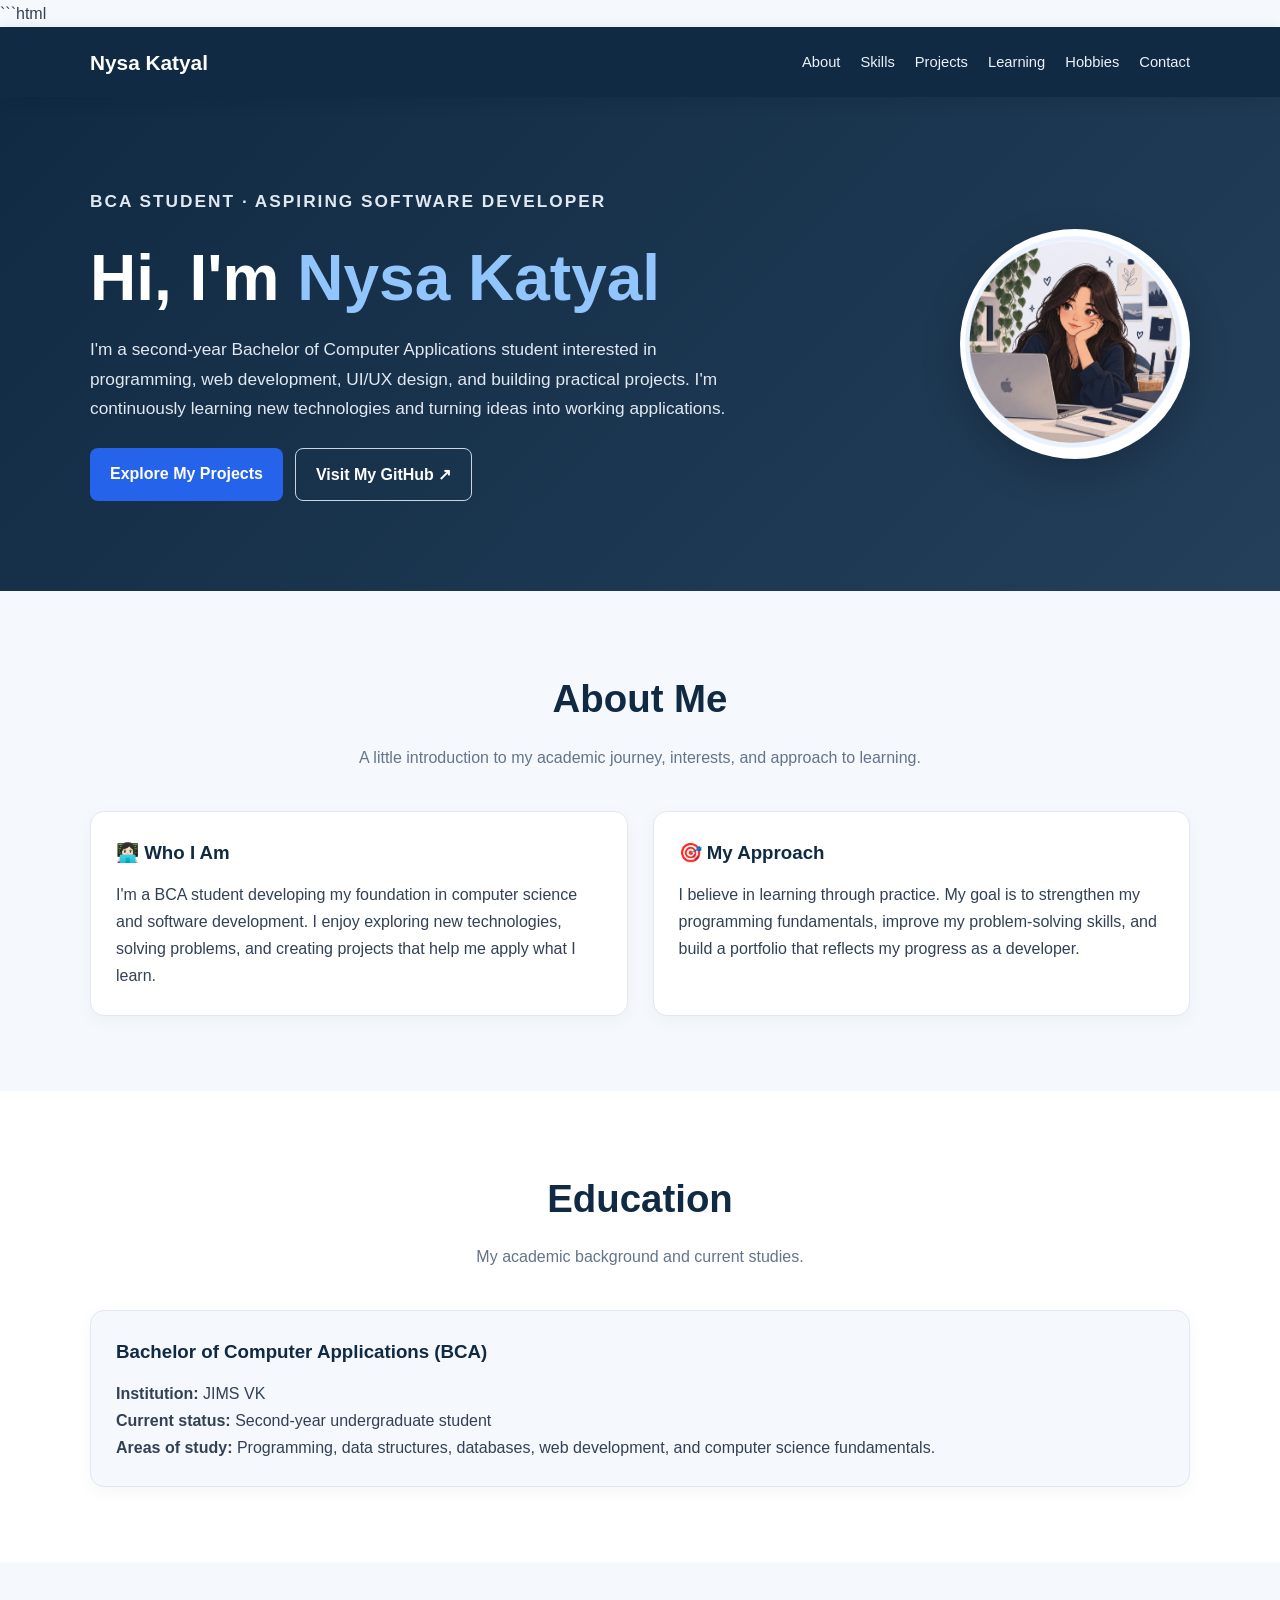
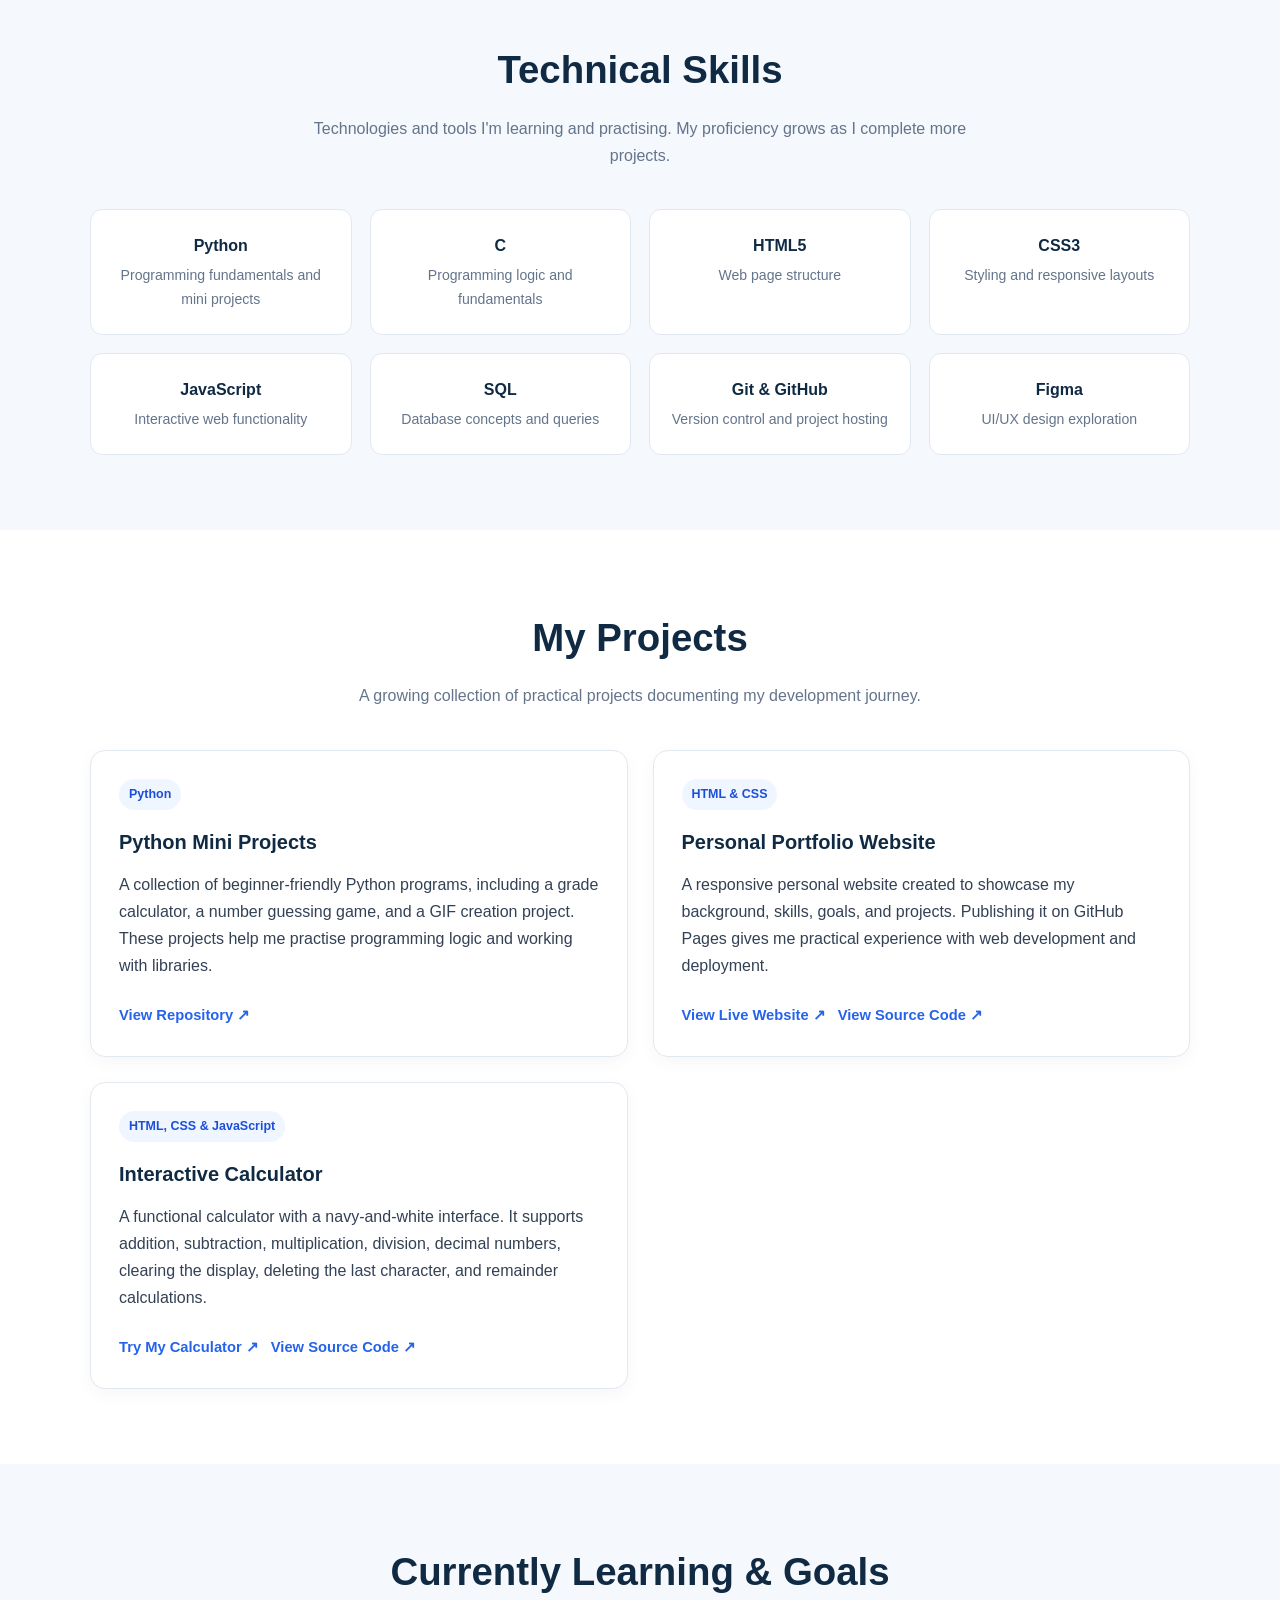
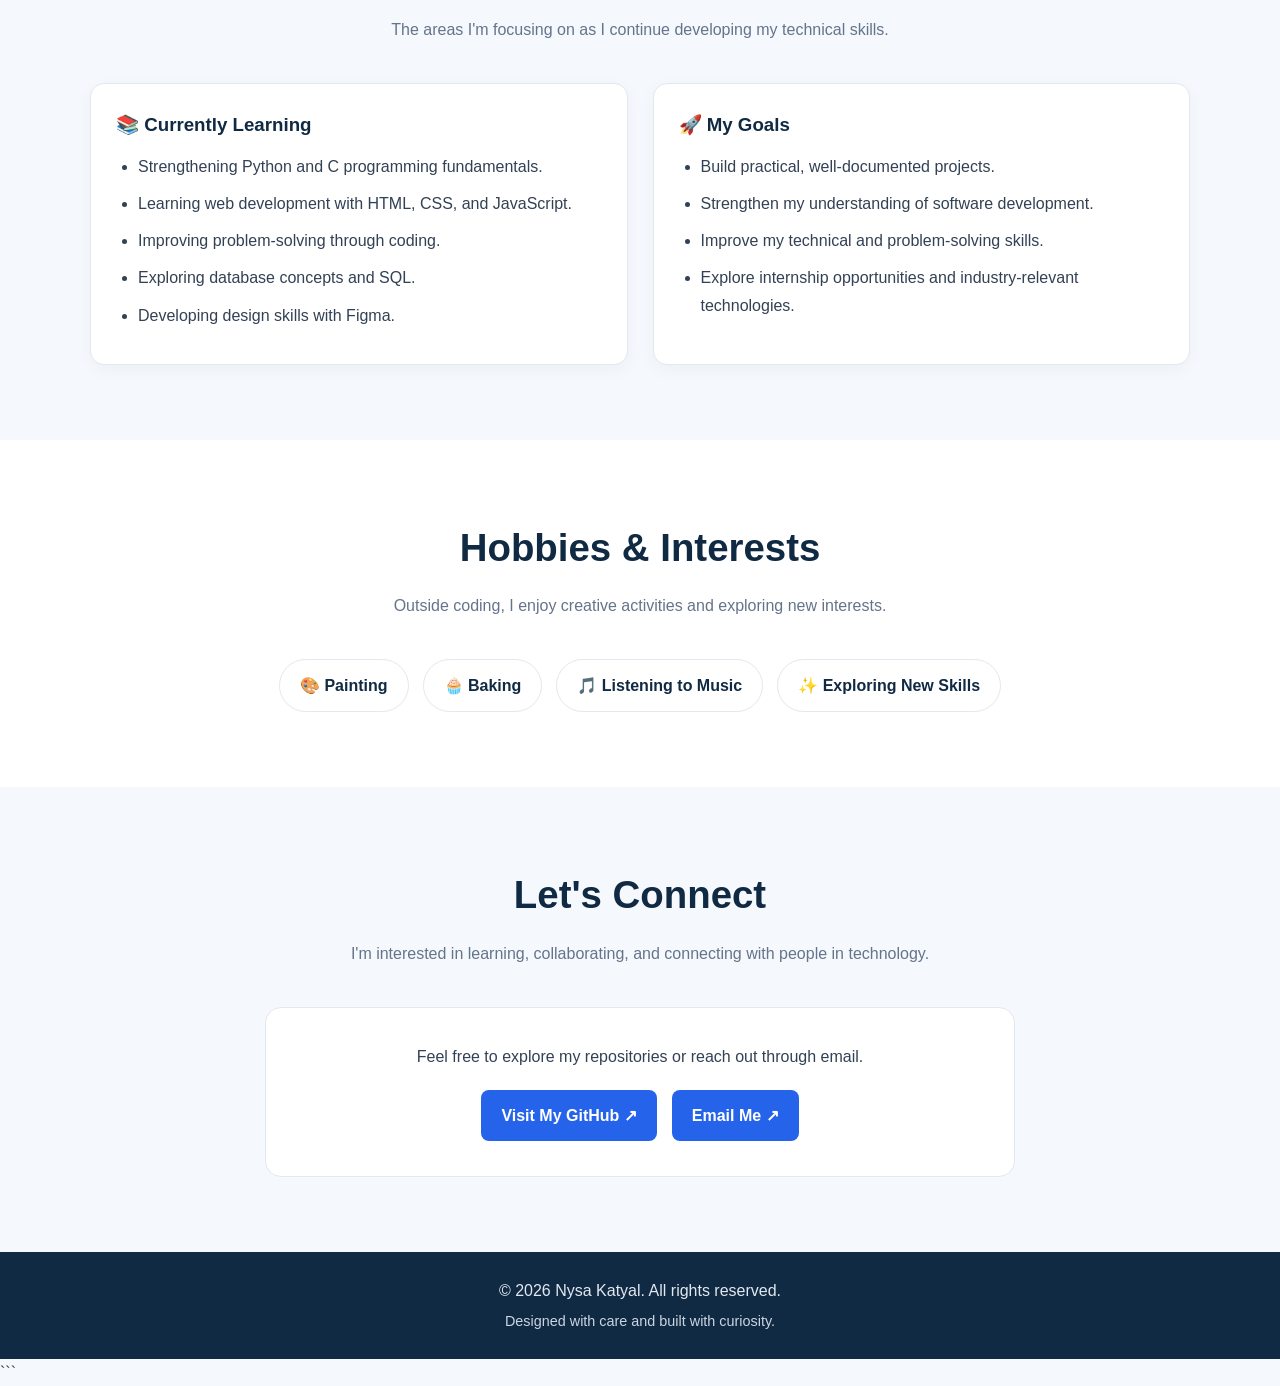
<file: index.html>
```html
<!DOCTYPE html>
<html lang="en">
<head>
    <meta charset="UTF-8">
    <meta name="viewport" content="width=device-width, initial-scale=1.0">

    <meta name="description" content="Nysa Katyal's personal portfolio showcasing her BCA journey, programming skills, web development projects, and learning progress.">

    <title>Nysa Katyal | Aspiring Software Developer</title>

    <style>
        :root {
            --navy: #102a43;
            --navy-light: #243f5a;
            --blue: #2563eb;
            --blue-light: #eff6ff;
            --white: #ffffff;
            --background: #f5f8fc;
            --text: #334155;
            --muted: #64748b;
            --border: #e2e8f0;
        }

        * {
            margin: 0;
            padding: 0;
            box-sizing: border-box;
        }

        html {
            scroll-behavior: smooth;
            scroll-padding-top: 90px;
        }

        body {
            font-family: Arial, Helvetica, sans-serif;
            background: var(--background);
            color: var(--text);
            line-height: 1.7;
        }

        a {
            color: var(--blue);
            text-decoration: none;
        }

        a:hover {
            text-decoration: underline;
        }

        .container {
            width: min(1100px, 90%);
            margin: 0 auto;
        }

        /* Navigation */

        header {
            background: var(--navy);
            color: var(--white);
            position: sticky;
            top: 0;
            z-index: 100;
            box-shadow: 0 4px 15px rgba(15, 23, 42, 0.12);
        }

        nav {
            min-height: 70px;
            display: flex;
            align-items: center;
            justify-content: space-between;
            gap: 20px;
        }

        .logo {
            color: var(--white);
            font-size: 1.3rem;
            font-weight: bold;
            white-space: nowrap;
        }

        .nav-links {
            display: flex;
            align-items: center;
            justify-content: flex-end;
            flex-wrap: wrap;
            gap: 20px;
        }

        .nav-links a {
            color: #eaf1f8;
            font-size: 0.92rem;
        }

        /* Hero */

        .hero {
            background: linear-gradient(
                135deg,
                var(--navy),
                var(--navy-light)
            );
            color: var(--white);
            padding: 90px 0;
        }

        .hero-content {
            display: flex;
            align-items: center;
            justify-content: space-between;
            gap: 50px;
        }

        .hero-text {
            flex: 1;
        }

        .eyebrow {
            color: #bfdbfe;
            font-size: 0.9rem;
            font-weight: bold;
            letter-spacing: 2px;
            text-transform: uppercase;
            margin-bottom: 15px;
        }

        .hero h1 {
            font-size: clamp(2.5rem, 6vw, 4rem);
            line-height: 1.15;
            margin-bottom: 20px;
        }

        .hero h1 span {
            color: #93c5fd;
        }

        .hero p {
            color: #e2e8f0;
            max-width: 650px;
            margin-bottom: 25px;
            font-size: 1.08rem;
        }

        .hero-image {
            width: 230px;
            height: 230px;
            object-fit: cover;
            border-radius: 50%;
            border: 5px solid rgba(255, 255, 255, 0.8);
            background: var(--white);
            box-shadow: 0 15px 40px rgba(0, 0, 0, 0.2);
        }

        .button-group {
            display: flex;
            flex-wrap: wrap;
            gap: 12px;
            margin-top: 25px;
        }

        .button {
            display: inline-block;
            padding: 12px 20px;
            border-radius: 8px;
            background: var(--blue);
            color: var(--white);
            font-weight: bold;
            transition: transform 0.2s, background 0.2s;
        }

        .button:hover {
            background: #1d4ed8;
            text-decoration: none;
            transform: translateY(-2px);
        }

        .button-outline {
            background: transparent;
            border: 1px solid #cbd5e1;
            color: var(--white);
        }

        .button-outline:hover {
            background: rgba(255, 255, 255, 0.1);
        }

        /* General sections */

        section {
            padding: 75px 0;
        }

        .section-heading {
            color: var(--navy);
            text-align: center;
            font-size: clamp(1.8rem, 4vw, 2.4rem);
            margin-bottom: 12px;
        }

        .section-intro {
            color: var(--muted);
            text-align: center;
            max-width: 700px;
            margin: 0 auto 40px;
        }

        .section-alt {
            background: var(--white);
        }

        /* About */

        .about-grid {
            display: grid;
            grid-template-columns: repeat(2, minmax(0, 1fr));
            gap: 25px;
        }

        .card {
            background: var(--white);
            border: 1px solid var(--border);
            border-radius: 14px;
            padding: 25px;
            box-shadow: 0 5px 18px rgba(15, 23, 42, 0.04);
        }

        .section-alt .card {
            background: var(--background);
        }

        .card h3 {
            color: var(--navy);
            margin-bottom: 12px;
        }

        /* Skills */

        .skills-grid {
            display: grid;
            grid-template-columns: repeat(4, minmax(0, 1fr));
            gap: 18px;
        }

        .skill-card {
            padding: 22px 15px;
            text-align: center;
            border-radius: 12px;
            background: var(--white);
            border: 1px solid var(--border);
            transition: transform 0.2s, box-shadow 0.2s;
        }

        .skill-card:hover {
            transform: translateY(-4px);
            box-shadow: 0 8px 22px rgba(15, 23, 42, 0.08);
        }

        .skill-card h3 {
            color: var(--navy);
            font-size: 1rem;
            margin-bottom: 5px;
        }

        .skill-card p {
            color: var(--muted);
            font-size: 0.88rem;
        }

        /* Projects */

        .projects-grid {
            display: grid;
            grid-template-columns: repeat(2, minmax(0, 1fr));
            gap: 25px;
        }

        .project-card {
            display: flex;
            flex-direction: column;
            align-items: flex-start;
            background: var(--white);
            border: 1px solid var(--border);
            border-radius: 15px;
            padding: 28px;
            box-shadow: 0 5px 18px rgba(15, 23, 42, 0.04);
            transition: transform 0.2s, box-shadow 0.2s;
        }

        .project-card:hover {
            transform: translateY(-4px);
            box-shadow: 0 12px 28px rgba(15, 23, 42, 0.08);
        }

        .project-tag {
            display: inline-block;
            background: var(--blue-light);
            color: #1d4ed8;
            padding: 5px 10px;
            border-radius: 20px;
            font-size: 0.78rem;
            font-weight: bold;
            margin-bottom: 15px;
        }

        .project-card h3 {
            color: var(--navy);
            font-size: 1.25rem;
            margin-bottom: 12px;
        }

        .project-card p {
            margin-bottom: 18px;
        }

        .project-links {
            display: flex;
            flex-wrap: wrap;
            gap: 12px;
            margin-top: auto;
            padding-top: 5px;
        }

        .project-link {
            display: inline-block;
            font-weight: bold;
            font-size: 0.92rem;
        }

        /* Learning and goals */

        .list-card ul {
            padding-left: 22px;
        }

        .list-card li {
            margin-bottom: 10px;
        }

        /* Hobbies */

        .hobby-list {
            display: flex;
            justify-content: center;
            flex-wrap: wrap;
            gap: 14px;
        }

        .hobby {
            background: var(--white);
            border: 1px solid var(--border);
            border-radius: 30px;
            padding: 12px 20px;
            color: var(--navy);
            font-weight: bold;
        }

        /* Contact */

        .contact-box {
            max-width: 750px;
            margin: 0 auto;
            text-align: center;
            background: var(--white);
            border: 1px solid var(--border);
            border-radius: 16px;
            padding: 35px;
        }

        .contact-box p {
            margin-bottom: 20px;
        }

        .contact-links {
            display: flex;
            justify-content: center;
            flex-wrap: wrap;
            gap: 15px;
        }

        /* Footer */

        footer {
            background: var(--navy);
            color: #e2e8f0;
            text-align: center;
            padding: 25px 0;
        }

        footer p + p {
            margin-top: 5px;
            color: #cbd5e1;
            font-size: 0.9rem;
        }

        /* Responsive layout */

        @media (max-width: 800px) {
            nav {
                padding: 15px 0;
                align-items: flex-start;
                flex-direction: column;
            }

            .nav-links {
                justify-content: flex-start;
                gap: 12px 18px;
            }

            .hero {
                padding: 65px 0;
            }

            .hero-content {
                flex-direction: column-reverse;
                text-align: center;
                gap: 30px;
            }

            .hero-image {
                width: 180px;
                height: 180px;
            }

            .button-group {
                justify-content: center;
            }

            .skills-grid {
                grid-template-columns: repeat(2, minmax(0, 1fr));
            }
        }

        @media (max-width: 560px) {
            section {
                padding: 55px 0;
            }

            .about-grid,
            .projects-grid {
                grid-template-columns: 1fr;
            }

            .contact-box {
                padding: 25px 18px;
            }

            .hero h1 {
                font-size: 2.5rem;
            }
        }
    </style>
</head>

<body>

    <!-- Navigation -->
    <header>
        <nav class="container">
            <a class="logo" href="#home">Nysa Katyal</a>

            <div class="nav-links">
                <a href="#about">About</a>
                <a href="#skills">Skills</a>
                <a href="#projects">Projects</a>
                <a href="#learning">Learning</a>
                <a href="#hobbies">Hobbies</a>
                <a href="#contact">Contact</a>
            </div>
        </nav>
    </header>

    <main>

        <!-- Hero -->
        <section class="hero" id="home">
            <div class="container hero-content">

                <div class="hero-text">
                    <p class="eyebrow">BCA Student · Aspiring Software Developer</p>

                    <h1>
                        Hi, I'm <span>Nysa Katyal</span>
                    </h1>

                    <p>
                        I'm a second-year Bachelor of Computer Applications
                        student interested in programming, web development,
                        UI/UX design, and building practical projects.
                        I'm continuously learning new technologies and
                        turning ideas into working applications.
                    </p>

                    <div class="button-group">
                        <a class="button" href="#projects">
                            Explore My Projects
                        </a>

                        <a class="button button-outline"
                           href="https://github.com/nysakatyal-dotcom"
                           target="_blank"
                           rel="noopener noreferrer">
                            Visit My GitHub ↗
                        </a>
                    </div>
                </div>

                <img
                    class="hero-image"
                    src="avatar.png"
                    alt="Illustrated avatar for Nysa Katyal"
                    onerror="this.style.display='none'"
                >

            </div>
        </section>

        <!-- About -->
        <section id="about">
            <div class="container">
                <h2 class="section-heading">About Me</h2>

                <p class="section-intro">
                    A little introduction to my academic journey,
                    interests, and approach to learning.
                </p>

                <div class="about-grid">

                    <article class="card">
                        <h3>👩🏻‍💻 Who I Am</h3>

                        <p>
                            I'm a BCA student developing my foundation
                            in computer science and software development.
                            I enjoy exploring new technologies, solving
                            problems, and creating projects that help me
                            apply what I learn.
                        </p>
                    </article>

                    <article class="card">
                        <h3>🎯 My Approach</h3>

                        <p>
                            I believe in learning through practice.
                            My goal is to strengthen my programming
                            fundamentals, improve my problem-solving
                            skills, and build a portfolio that reflects
                            my progress as a developer.
                        </p>
                    </article>

                </div>
            </div>
        </section>

        <!-- Education -->
        <section class="section-alt" id="education">
            <div class="container">
                <h2 class="section-heading">Education</h2>

                <p class="section-intro">
                    My academic background and current studies.
                </p>

                <div class="card">
                    <h3>Bachelor of Computer Applications (BCA)</h3>

                    <p><strong>Institution:</strong> JIMS VK</p>

                    <p>
                        <strong>Current status:</strong>
                        Second-year undergraduate student
                    </p>

                    <p>
                        <strong>Areas of study:</strong>
                        Programming, data structures, databases,
                        web development, and computer science fundamentals.
                    </p>
                </div>
            </div>
        </section>

        <!-- Skills -->
        <section id="skills">
            <div class="container">
                <h2 class="section-heading">Technical Skills</h2>

                <p class="section-intro">
                    Technologies and tools I'm learning and practising.
                    My proficiency grows as I complete more projects.
                </p>

                <div class="skills-grid">

                    <article class="skill-card">
                        <h3>Python</h3>
                        <p>Programming fundamentals and mini projects</p>
                    </article>

                    <article class="skill-card">
                        <h3>C</h3>
                        <p>Programming logic and fundamentals</p>
                    </article>

                    <article class="skill-card">
                        <h3>HTML5</h3>
                        <p>Web page structure</p>
                    </article>

                    <article class="skill-card">
                        <h3>CSS3</h3>
                        <p>Styling and responsive layouts</p>
                    </article>

                    <article class="skill-card">
                        <h3>JavaScript</h3>
                        <p>Interactive web functionality</p>
                    </article>

                    <article class="skill-card">
                        <h3>SQL</h3>
                        <p>Database concepts and queries</p>
                    </article>

                    <article class="skill-card">
                        <h3>Git & GitHub</h3>
                        <p>Version control and project hosting</p>
                    </article>

                    <article class="skill-card">
                        <h3>Figma</h3>
                        <p>UI/UX design exploration</p>
                    </article>

                </div>
            </div>
        </section>

        <!-- Projects -->
        <section class="section-alt" id="projects">
            <div class="container">
                <h2 class="section-heading">My Projects</h2>

                <p class="section-intro">
                    A growing collection of practical projects
                    documenting my development journey.
                </p>

                <div class="projects-grid">

                    <!-- Python Mini Projects -->
                    <article class="project-card">
                        <span class="project-tag">Python</span>

                        <h3>Python Mini Projects</h3>

                        <p>
                            A collection of beginner-friendly Python
                            programs, including a grade calculator,
                            a number guessing game, and a GIF creation
                            project. These projects help me practise
                            programming logic and working with libraries.
                        </p>

                        <div class="project-links">
                            <a class="project-link"
                               href="https://github.com/nysakatyal-dotcom/python-mini-projects"
                               target="_blank"
                               rel="noopener noreferrer">
                                View Repository ↗
                            </a>
                        </div>
                    </article>

                    <!-- Portfolio Website -->
                    <article class="project-card">
                        <span class="project-tag">HTML & CSS</span>

                        <h3>Personal Portfolio Website</h3>

                        <p>
                            A responsive personal website created
                            to showcase my background, skills, goals,
                            and projects. Publishing it on GitHub Pages
                            gives me practical experience with web
                            development and deployment.
                        </p>

                        <div class="project-links">
                            <a class="project-link"
                               href="https://nysakatyal-dotcom.github.io/web-development-projects/"
                               target="_blank"
                               rel="noopener noreferrer">
                                View Live Website ↗
                            </a>

                            <a class="project-link"
                               href="https://github.com/nysakatyal-dotcom/web-development-projects"
                               target="_blank"
                               rel="noopener noreferrer">
                                View Source Code ↗
                            </a>
                        </div>
                    </article>

                    <!-- Calculator -->
                    <article class="project-card">
                        <span class="project-tag">
                            HTML, CSS & JavaScript
                        </span>

                        <h3>Interactive Calculator</h3>

                        <p>
                            A functional calculator with a navy-and-white
                            interface. It supports addition, subtraction,
                            multiplication, division, decimal numbers,
                            clearing the display, deleting the last
                            character, and remainder calculations.
                        </p>

                        <div class="project-links">
                            <a class="project-link"
                               href="https://nysakatyal-dotcom.github.io/web-development-projects/calculator/"
                               target="_blank"
                               rel="noopener noreferrer">
                                Try My Calculator ↗
                            </a>

                            <a class="project-link"
                               href="https://github.com/nysakatyal-dotcom/web-development-projects/tree/main/calculator"
                               target="_blank"
                               rel="noopener noreferrer">
                                View Source Code ↗
                            </a>
                        </div>
                    </article>

                </div>
            </div>
        </section>

        <!-- Learning and Goals -->
        <section id="learning">
            <div class="container">
                <h2 class="section-heading">Currently Learning & Goals</h2>

                <p class="section-intro">
                    The areas I'm focusing on as I continue
                    developing my technical skills.
                </p>

                <div class="about-grid">

                    <article class="card list-card">
                        <h3>📚 Currently Learning</h3>

                        <ul>
                            <li>
                                Strengthening Python and C programming
                                fundamentals.
                            </li>

                            <li>
                                Learning web development with HTML,
                                CSS, and JavaScript.
                            </li>

                            <li>
                                Improving problem-solving through coding.
                            </li>

                            <li>
                                Exploring database concepts and SQL.
                            </li>

                            <li>
                                Developing design skills with Figma.
                            </li>
                        </ul>
                    </article>

                    <article class="card list-card">
                        <h3>🚀 My Goals</h3>

                        <ul>
                            <li>Build practical, well-documented projects.</li>

                            <li>
                                Strengthen my understanding of software
                                development.
                            </li>

                            <li>
                                Improve my technical and problem-solving
                                skills.
                            </li>

                            <li>
                                Explore internship opportunities and
                                industry-relevant technologies.
                            </li>
                        </ul>
                    </article>

                </div>
            </div>
        </section>

        <!-- Hobbies -->
        <section class="section-alt" id="hobbies">
            <div class="container">
                <h2 class="section-heading">Hobbies & Interests</h2>

                <p class="section-intro">
                    Outside coding, I enjoy creative activities
                    and exploring new interests.
                </p>

                <div class="hobby-list">
                    <span class="hobby">🎨 Painting</span>
                    <span class="hobby">🧁 Baking</span>
                    <span class="hobby">🎵 Listening to Music</span>
                    <span class="hobby">✨ Exploring New Skills</span>
                </div>
            </div>
        </section>

        <!-- Contact -->
        <section id="contact">
            <div class="container">
                <h2 class="section-heading">Let's Connect</h2>

                <p class="section-intro">
                    I'm interested in learning, collaborating,
                    and connecting with people in technology.
                </p>

                <div class="contact-box">
                    <p>
                        Feel free to explore my repositories
                        or reach out through email.
                    </p>

                    <div class="contact-links">
                        <a class="button"
                           href="https://github.com/nysakatyal-dotcom"
                           target="_blank"
                           rel="noopener noreferrer">
                            Visit My GitHub ↗
                        </a>

                        <a class="button"
                           href="mailto:nysakatyal19@gmail.com">
                            Email Me ↗
                        </a>
                    </div>
                </div>
            </div>
        </section>

    </main>

    <!-- Footer -->
    <footer>
        <div class="container">
            <p>&copy; 2026 Nysa Katyal. All rights reserved.</p>
            <p>Designed with care and built with curiosity.</p>
        </div>
    </footer>

</body>
</html>
```
</file>
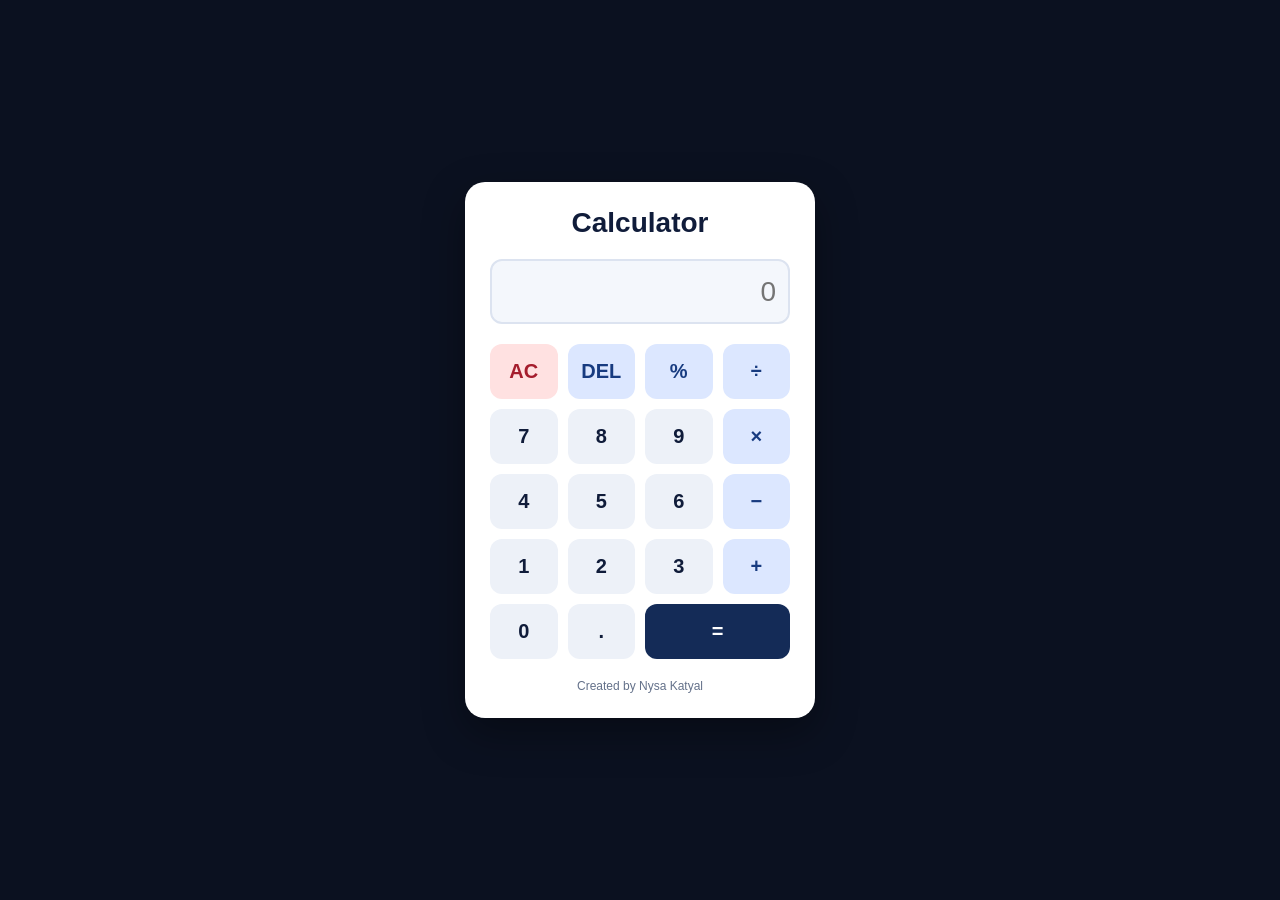
<file: calculator/index.html>
<!DOCTYPE html>
<html lang="en">
<head>
    <meta charset="UTF-8">
    <meta name="viewport" content="width=device-width, initial-scale=1.0">
    <title>Nysa's Calculator</title>
    <link rel="stylesheet" href="style.css">
</head>
<body>

    <div class="calculator">
        <h1>Calculator</h1>

        <input type="text" id="display" placeholder="0" readonly>

        <div class="buttons">
            <button class="clear" onclick="clearDisplay()">AC</button>
            <button class="operator" onclick="deleteLast()">DEL</button>
            <button class="operator" onclick="appendValue('%')">%</button>
            <button class="operator" onclick="appendValue('/')">÷</button>

            <button onclick="appendValue('7')">7</button>
            <button onclick="appendValue('8')">8</button>
            <button onclick="appendValue('9')">9</button>
            <button class="operator" onclick="appendValue('*')">×</button>

            <button onclick="appendValue('4')">4</button>
            <button onclick="appendValue('5')">5</button>
            <button onclick="appendValue('6')">6</button>
            <button class="operator" onclick="appendValue('-')">−</button>

            <button onclick="appendValue('1')">1</button>
            <button onclick="appendValue('2')">2</button>
            <button onclick="appendValue('3')">3</button>
            <button class="operator" onclick="appendValue('+')">+</button>

            <button onclick="appendValue('0')">0</button>
            <button onclick="appendValue('.')">.</button>
            <button class="equals" onclick="calculateResult()">=</button>
        </div>

        <p>Created by Nysa Katyal</p>
    </div>

    <script src="script.js"></script>
</body>
</html>
</file>
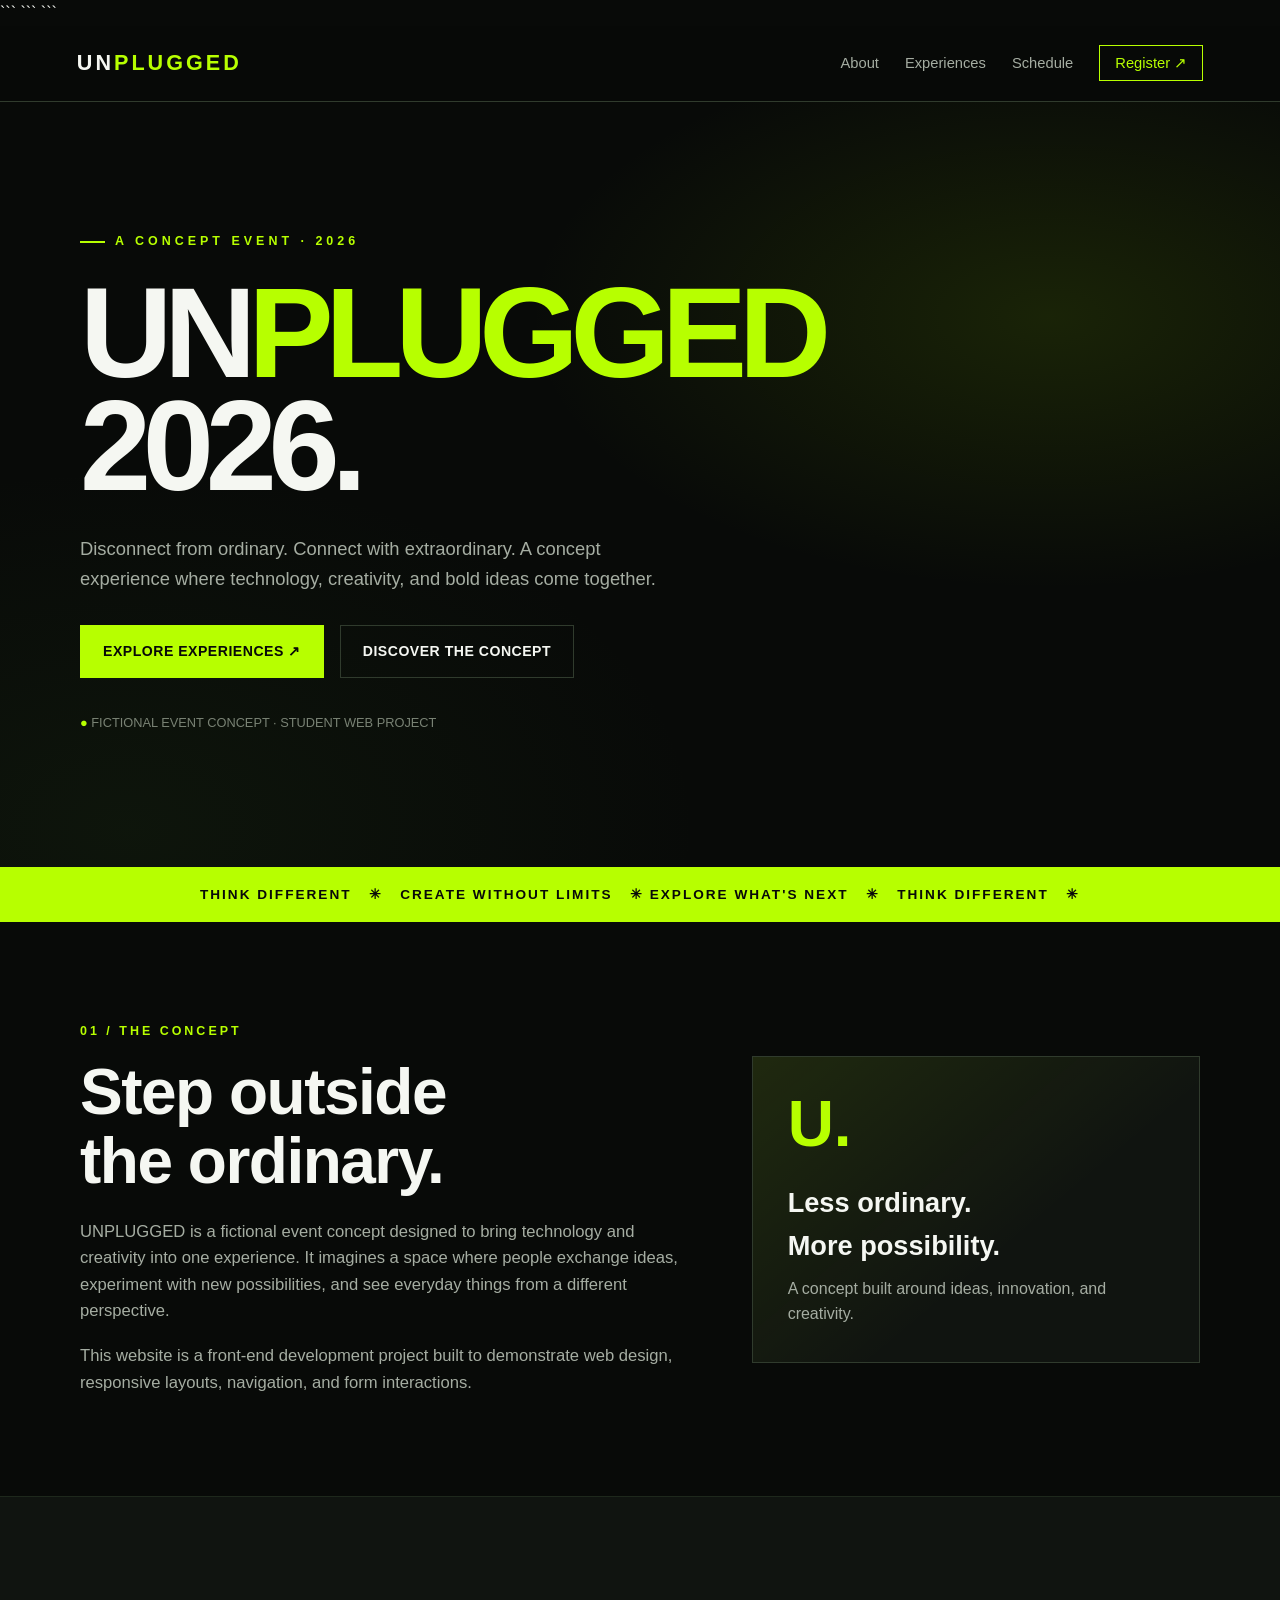
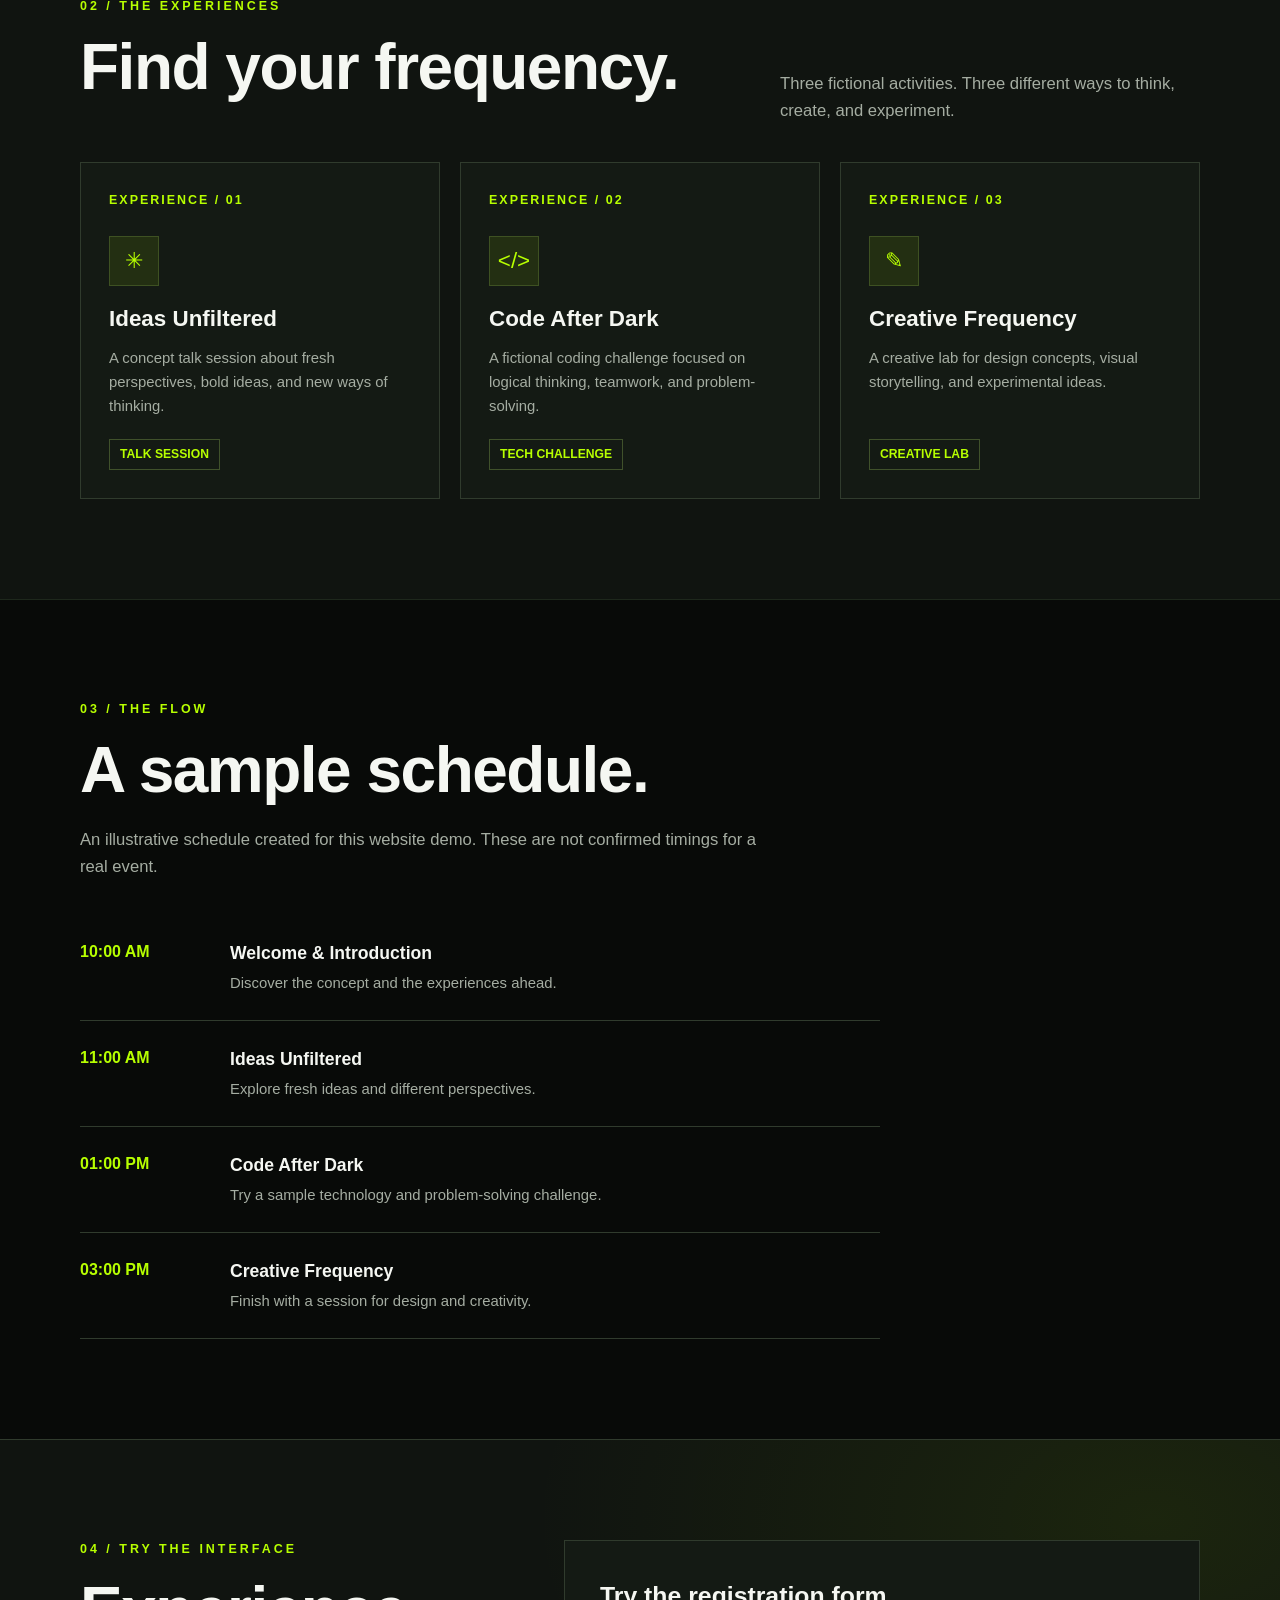
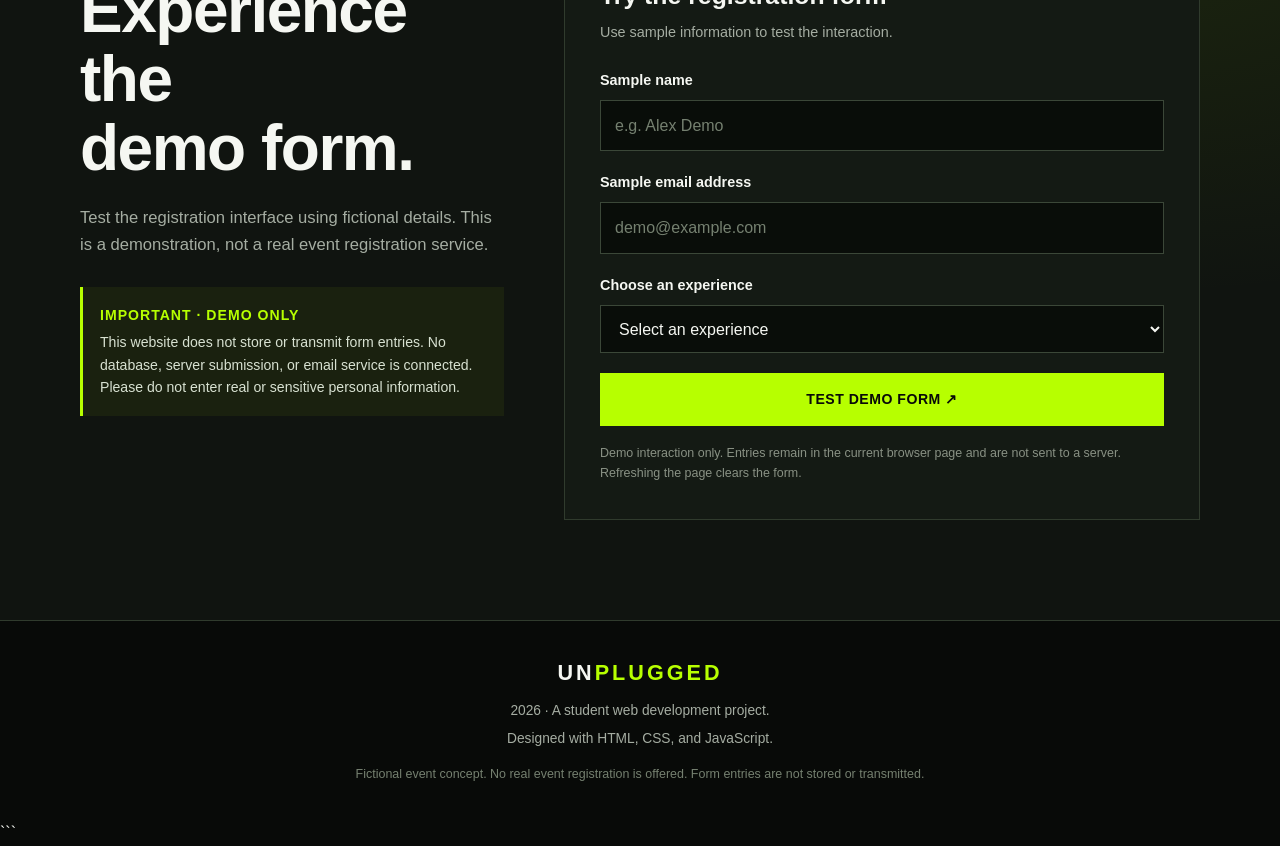
<file: event-registration/index.html>
<!DOCTYPE html>

<html lang="en">
<head>
    <meta charset="UTF-8">
    <meta name="viewport" content="width=device-width, initial-scale=1.0">

```
<title>UNPLUGGED 2026 | Disconnect From Ordinary</title>

<meta name="description" content="Discover UNPLUGGED 2026, a fictional event concept featuring technology, creativity, and interactive experiences.">

<style>
    :root {
        --black: #080a08;
        --dark: #101410;
        --card: #141a14;
        --green: #b7ff00;
        --white: #f5f7f2;
        --muted: #a5ada2;
        --border: #303b2d;
    }

    * {
        margin: 0;
        padding: 0;
        box-sizing: border-box;
    }

    html {
        scroll-behavior: smooth;
        scroll-padding-top: 90px;
    }

    body {
        background-color: var(--black);
        color: var(--white);
        font-family: Arial, Helvetica, sans-serif;
        line-height: 1.6;
    }

    a {
        color: inherit;
        text-decoration: none;
    }

    button,
    input,
    select {
        font: inherit;
    }

    .container {
        width: min(1120px, 88%);
        margin: 0 auto;
    }

    .navbar {
        min-height: 76px;
        display: flex;
        align-items: center;
        justify-content: space-between;
        gap: 24px;
        padding: 18px 6%;
        background: rgba(8, 10, 8, 0.97);
        border-bottom: 1px solid var(--border);
        position: sticky;
        top: 0;
        z-index: 100;
    }

    .logo {
        font-size: 1.35rem;
        font-weight: 900;
        letter-spacing: 3px;
        white-space: nowrap;
    }

    .logo span {
        color: var(--green);
    }

    .nav-links {
        display: flex;
        align-items: center;
        gap: 26px;
        list-style: none;
    }

    .nav-links a {
        color: var(--muted);
        font-size: 0.92rem;
        transition: color 0.2s ease;
    }

    .nav-links a:hover {
        color: var(--green);
    }

    .nav-button {
        border: 1px solid var(--green);
        color: var(--green) !important;
        padding: 9px 15px;
    }

    .hero {
        min-height: 670px;
        min-height: 85vh;
        display: flex;
        align-items: center;
        position: relative;
        overflow: hidden;
        background:
            radial-gradient(ellipse at 82% 28%, rgba(112, 160, 0, 0.17), transparent 35%),
            radial-gradient(ellipse at 10% 95%, rgba(55, 100, 35, 0.12), transparent 35%),
            var(--black);
    }

    .hero-content {
        padding-top: 80px;
        padding-bottom: 90px;
        position: relative;
        z-index: 1;
    }

    .eyebrow {
        display: inline-flex;
        align-items: center;
        gap: 10px;
        color: var(--green);
        font-size: 0.78rem;
        font-weight: 700;
        text-transform: uppercase;
        letter-spacing: 4px;
        margin-bottom: 25px;
    }

    .eyebrow::before {
        content: "";
        display: inline-block;
        width: 25px;
        height: 2px;
        background: var(--green);
    }

    h1 {
        font-size: clamp(3.4rem, 10.5vw, 8rem);
        font-weight: 900;
        line-height: 0.88;
        letter-spacing: -0.065em;
    }

    h1 span {
        color: var(--green);
    }

    .hero-description {
        max-width: 590px;
        margin: 32px 0;
        color: var(--muted);
        font-size: clamp(1rem, 2vw, 1.15rem);
    }

    .hero-actions {
        display: flex;
        flex-wrap: wrap;
        align-items: center;
        gap: 16px;
    }

    .button {
        display: inline-block;
        padding: 14px 22px;
        border: 1px solid var(--green);
        background: var(--green);
        color: var(--black);
        font-weight: 800;
        font-size: 0.88rem;
        letter-spacing: 0.5px;
        cursor: pointer;
        transition: transform 0.2s ease, background 0.2s ease, color 0.2s ease;
    }

    .button:hover {
        transform: translateY(-3px);
        background: transparent;
        color: var(--green);
    }

    .button-outline {
        background: transparent;
        color: var(--white);
        border-color: var(--border);
    }

    .button-outline:hover {
        color: var(--green);
        border-color: var(--green);
    }

    .hero-note {
        margin-top: 35px;
        color: #798274;
        font-size: 0.8rem;
    }

    .hero-note span {
        color: var(--green);
    }

    .ticker {
        overflow: hidden;
        white-space: nowrap;
        padding: 17px 0;
        background: var(--green);
        color: var(--black);
        font-size: 0.85rem;
        font-weight: 900;
        letter-spacing: 2px;
        text-align: center;
    }

    section {
        padding: 100px 0;
    }

    .section-label {
        color: var(--green);
        font-size: 0.78rem;
        font-weight: 800;
        letter-spacing: 3px;
        text-transform: uppercase;
    }

    h2 {
        font-size: clamp(2.2rem, 5vw, 4rem);
        line-height: 1.08;
        letter-spacing: -1.5px;
        margin: 16px 0 22px;
    }

    .section-description {
        max-width: 700px;
        color: var(--muted);
        font-size: 1.04rem;
    }

    .about-grid {
        display: grid;
        grid-template-columns: 1.15fr 0.85fr;
        gap: 65px;
        align-items: center;
    }

    .about-panel {
        min-height: 290px;
        padding: 35px;
        display: flex;
        flex-direction: column;
        justify-content: space-between;
        background:
            linear-gradient(140deg, rgba(183, 255, 0, 0.09), transparent 60%),
            var(--dark);
        border: 1px solid var(--border);
    }

    .about-symbol {
        color: var(--green);
        font-size: 4rem;
        font-weight: 900;
        line-height: 1;
    }

    .about-panel h3 {
        font-size: 1.7rem;
        margin-top: 25px;
    }

    .about-panel p {
        color: var(--muted);
        margin-top: 8px;
    }

    .events-section {
        background: var(--dark);
        border-top: 1px solid #1e281c;
        border-bottom: 1px solid #1e281c;
    }

    .section-heading {
        display: flex;
        justify-content: space-between;
        align-items: end;
        gap: 30px;
        margin-bottom: 38px;
    }

    .section-heading .section-description {
        max-width: 420px;
    }

    .event-grid {
        display: grid;
        grid-template-columns: repeat(3, minmax(0, 1fr));
        gap: 20px;
    }

    .event-card {
        min-height: 300px;
        display: flex;
        flex-direction: column;
        align-items: flex-start;
        padding: 28px;
        background: var(--card);
        border: 1px solid var(--border);
        transition: transform 0.25s ease, border-color 0.25s ease;
    }

    .event-card:hover {
        transform: translateY(-7px);
        border-color: var(--green);
    }

    .event-number {
        color: var(--green);
        font-size: 0.78rem;
        letter-spacing: 2px;
        font-weight: 800;
    }

    .event-icon {
        width: 50px;
        height: 50px;
        margin: 25px 0 15px;
        display: grid;
        place-items: center;
        background: rgba(183, 255, 0, 0.09);
        border: 1px solid #3e5122;
        color: var(--green);
        font-size: 1.4rem;
    }

    .event-card h3 {
        font-size: 1.4rem;
        margin-bottom: 10px;
    }

    .event-card p {
        color: var(--muted);
        font-size: 0.93rem;
        margin-bottom: 20px;
    }

    .event-tag {
        margin-top: auto;
        padding: 5px 10px;
        color: var(--green);
        border: 1px solid #40512b;
        font-size: 0.76rem;
        font-weight: 700;
    }

    .schedule-list {
        max-width: 800px;
        margin-top: 35px;
    }

    .schedule-item {
        display: grid;
        grid-template-columns: 125px 1fr;
        gap: 25px;
        padding: 24px 0;
        border-bottom: 1px solid var(--border);
    }

    .schedule-time {
        color: var(--green);
        font-weight: 800;
    }

    .schedule-item h3 {
        font-size: 1.1rem;
        margin-bottom: 5px;
    }

    .schedule-item p {
        color: var(--muted);
        font-size: 0.93rem;
    }

    .registration-section {
        background:
            radial-gradient(ellipse at 90% 10%, rgba(112, 160, 0, 0.12), transparent 38%),
            var(--dark);
        border-top: 1px solid var(--border);
    }

    .registration-layout {
        display: grid;
        grid-template-columns: 0.8fr 1.2fr;
        gap: 60px;
        align-items: start;
    }

    .registration-copy {
        position: sticky;
        top: 110px;
    }

    .privacy-notice {
        padding: 17px;
        margin-top: 28px;
        background: rgba(183, 255, 0, 0.06);
        border-left: 3px solid var(--green);
        color: #d8e1d1;
        font-size: 0.88rem;
    }

    .privacy-notice strong {
        display: block;
        color: var(--green);
        margin-bottom: 5px;
        letter-spacing: 1px;
    }

    .form-box {
        padding: 35px;
        background: var(--card);
        border: 1px solid var(--border);
    }

    .form-heading {
        margin-bottom: 25px;
    }

    .form-heading h3 {
        font-size: 1.55rem;
    }

    .form-heading p {
        color: var(--muted);
        font-size: 0.9rem;
        margin-top: 5px;
    }

    .form-group {
        margin-bottom: 20px;
    }

    .form-group label {
        display: block;
        margin-bottom: 8px;
        font-size: 0.9rem;
        font-weight: 700;
    }

    .form-group input,
    .form-group select {
        display: block;
        width: 100%;
        min-height: 48px;
        padding: 12px 14px;
        border: 1px solid #3b4738;
        border-radius: 0;
        background: #090d09;
        color: var(--white);
    }

    .form-group input::placeholder {
        color: #758070;
    }

    .form-group input:focus,
    .form-group select:focus {
        outline: 1px solid var(--green);
        border-color: var(--green);
    }

    .form-box .button {
        width: 100%;
    }

    .form-status {
        display: none;
        padding: 16px;
        margin-top: 20px;
        border: 1px solid var(--green);
        color: var(--green);
        overflow-wrap: anywhere;
    }

    .form-status.error {
        color: #ffb6a8;
        border-color: #ff8066;
    }

    .form-footnote {
        margin-top: 18px;
        color: #899184;
        font-size: 0.78rem;
    }

    .footer {
        padding: 35px 6%;
        border-top: 1px solid var(--border);
        text-align: center;
        color: var(--muted);
        font-size: 0.86rem;
    }

    .footer .logo {
        display: inline-block;
        margin-bottom: 10px;
        color: var(--white);
    }

    .footer p + p {
        margin-top: 6px;
    }

    .footer .footer-note {
        margin-top: 15px;
        color: #758070;
        font-size: 0.78rem;
    }

    @media (max-width: 850px) {
        .navbar {
            padding: 17px 5%;
        }

        .nav-links {
            gap: 15px;
        }

        .nav-links a {
            font-size: 0.83rem;
        }

        .about-grid,
        .registration-layout {
            grid-template-columns: 1fr;
            gap: 35px;
        }

        .registration-copy {
            position: static;
        }

        .event-grid {
            grid-template-columns: repeat(2, minmax(0, 1fr));
        }

        .section-heading {
            display: block;
        }
    }

    @media (max-width: 560px) {
        .navbar {
            align-items: flex-start;
            flex-direction: column;
            gap: 14px;
        }

        .nav-links {
            width: 100%;
            flex-wrap: wrap;
            gap: 12px 18px;
        }

        .hero {
            min-height: 650px;
            min-height: 78vh;
        }

        .hero-content {
            padding-top: 65px;
            padding-bottom: 65px;
        }

        h1 {
            font-size: clamp(3.2rem, 15vw, 5.2rem);
            letter-spacing: -0.06em;
        }

        section {
            padding: 70px 0;
        }

        .event-grid {
            grid-template-columns: 1fr;
        }

        .event-card {
            min-height: 260px;
        }

        .schedule-item {
            grid-template-columns: 1fr;
            gap: 6px;
        }

        .form-box {
            padding: 22px;
        }

        .about-panel {
            padding: 25px;
        }

        .ticker {
            font-size: 0.73rem;
        }
    }

    @media (prefers-reduced-motion: reduce) {
        html {
            scroll-behavior: auto;
        }

        *,
        *::before,
        *::after {
            transition-duration: 0.01ms !important;
        }
    }
</style>
```

</head>

<body>

```
<nav class="navbar">
    <a href="#home" class="logo">UN<span>PLUGGED</span></a>

    <ul class="nav-links">
        <li><a href="#about">About</a></li>
        <li><a href="#events">Experiences</a></li>
        <li><a href="#schedule">Schedule</a></li>
        <li><a href="#register" class="nav-button">Register ↗</a></li>
    </ul>
</nav>

<header class="hero" id="home">
    <div class="container hero-content">
        <div class="eyebrow">A concept event · 2026</div>

        <h1>UN<span>PLUGGED</span><br>2026.</h1>

        <p class="hero-description">
            Disconnect from ordinary. Connect with extraordinary.
            A concept experience where technology, creativity, and
            bold ideas come together.
        </p>

        <div class="hero-actions">
            <a href="#events" class="button">EXPLORE EXPERIENCES ↗</a>
            <a href="#about" class="button button-outline">DISCOVER THE CONCEPT</a>
        </div>

        <p class="hero-note">
            <span>●</span> FICTIONAL EVENT CONCEPT · STUDENT WEB PROJECT
        </p>
    </div>
</header>

<div class="ticker">
    THINK DIFFERENT &nbsp; ✳ &nbsp; CREATE WITHOUT LIMITS &nbsp; ✳
    EXPLORE WHAT'S NEXT &nbsp; ✳ &nbsp; THINK DIFFERENT &nbsp; ✳
</div>

<main>

    <section id="about">
        <div class="container about-grid">
            <div>
                <div class="section-label">01 / The Concept</div>

                <h2>Step outside<br>the ordinary.</h2>

                <p class="section-description">
                    UNPLUGGED is a fictional event concept designed to
                    bring technology and creativity into one experience.
                    It imagines a space where people exchange ideas,
                    experiment with new possibilities, and see everyday
                    things from a different perspective.
                </p>

                <p class="section-description" style="margin-top: 18px;">
                    This website is a front-end development project built
                    to demonstrate web design, responsive layouts,
                    navigation, and form interactions.
                </p>
            </div>

            <div class="about-panel">
                <div class="about-symbol">U.</div>
                <div>
                    <h3>Less ordinary.<br>More possibility.</h3>
                    <p>A concept built around ideas, innovation, and creativity.</p>
                </div>
            </div>
        </div>
    </section>

    <section class="events-section" id="events">
        <div class="container">
            <div class="section-heading">
                <div>
                    <div class="section-label">02 / The Experiences</div>
                    <h2>Find your frequency.</h2>
                </div>

                <p class="section-description">
                    Three fictional activities. Three different ways
                    to think, create, and experiment.
                </p>
            </div>

            <div class="event-grid">
                <article class="event-card">
                    <div class="event-number">EXPERIENCE / 01</div>
                    <div class="event-icon" aria-hidden="true">✳</div>
                    <h3>Ideas Unfiltered</h3>
                    <p>
                        A concept talk session about fresh perspectives,
                        bold ideas, and new ways of thinking.
                    </p>
                    <span class="event-tag">TALK SESSION</span>
                </article>

                <article class="event-card">
                    <div class="event-number">EXPERIENCE / 02</div>
                    <div class="event-icon" aria-hidden="true">&lt;/&gt;</div>
                    <h3>Code After Dark</h3>
                    <p>
                        A fictional coding challenge focused on logical
                        thinking, teamwork, and problem-solving.
                    </p>
                    <span class="event-tag">TECH CHALLENGE</span>
                </article>

                <article class="event-card">
                    <div class="event-number">EXPERIENCE / 03</div>
                    <div class="event-icon" aria-hidden="true">✎</div>
                    <h3>Creative Frequency</h3>
                    <p>
                        A creative lab for design concepts, visual
                        storytelling, and experimental ideas.
                    </p>
                    <span class="event-tag">CREATIVE LAB</span>
                </article>
            </div>
        </div>
    </section>

    <section id="schedule">
        <div class="container">
            <div class="section-label">03 / The Flow</div>
            <h2>A sample schedule.</h2>

            <p class="section-description">
                An illustrative schedule created for this website demo.
                These are not confirmed timings for a real event.
            </p>

            <div class="schedule-list">
                <div class="schedule-item">
                    <div class="schedule-time">10:00 AM</div>
                    <div>
                        <h3>Welcome & Introduction</h3>
                        <p>Discover the concept and the experiences ahead.</p>
                    </div>
                </div>

                <div class="schedule-item">
                    <div class="schedule-time">11:00 AM</div>
                    <div>
                        <h3>Ideas Unfiltered</h3>
                        <p>Explore fresh ideas and different perspectives.</p>
                    </div>
                </div>

                <div class="schedule-item">
                    <div class="schedule-time">01:00 PM</div>
                    <div>
                        <h3>Code After Dark</h3>
                        <p>Try a sample technology and problem-solving challenge.</p>
                    </div>
                </div>

                <div class="schedule-item">
                    <div class="schedule-time">03:00 PM</div>
                    <div>
                        <h3>Creative Frequency</h3>
                        <p>Finish with a session for design and creativity.</p>
                    </div>
                </div>
            </div>
        </div>
    </section>

    <section class="registration-section" id="register">
        <div class="container registration-layout">
            <div class="registration-copy">
                <div class="section-label">04 / Try the Interface</div>

                <h2>Experience the<br>demo form.</h2>

                <p class="section-description">
                    Test the registration interface using fictional
                    details. This is a demonstration, not a real
                    event registration service.
                </p>

                <div class="privacy-notice">
                    <strong>IMPORTANT · DEMO ONLY</strong>
                    This website does not store or transmit form entries.
                    No database, server submission, or email service is
                    connected. Please do not enter real or sensitive
                    personal information.
                </div>
            </div>

            <div class="form-box">
                <div class="form-heading">
                    <h3>Try the registration form</h3>
                    <p>Use sample information to test the interaction.</p>
                </div>

                <form id="registrationForm">
                    <div class="form-group">
                        <label for="name">Sample name</label>
                        <input
                            type="text"
                            id="name"
                            name="name"
                            placeholder="e.g. Alex Demo"
                            autocomplete="off"
                            required
                        >
                    </div>

                    <div class="form-group">
                        <label for="email">Sample email address</label>
                        <input
                            type="email"
                            id="email"
                            name="email"
                            placeholder="demo@example.com"
                            autocomplete="off"
                            required
                        >
                    </div>

                    <div class="form-group">
                        <label for="event">Choose an experience</label>
                        <select id="event" name="event" required>
                            <option value="">Select an experience</option>
                            <option value="Ideas Unfiltered">Ideas Unfiltered</option>
                            <option value="Code After Dark">Code After Dark</option>
                            <option value="Creative Frequency">Creative Frequency</option>
                        </select>
                    </div>

                    <button type="submit" class="button">
                        TEST DEMO FORM ↗
                    </button>

                    <div
                        id="formStatus"
                        class="form-status"
                        role="status"
                        aria-live="polite"
                    ></div>

                    <p class="form-footnote">
                        Demo interaction only. Entries remain in the
                        current browser page and are not sent to a server.
                        Refreshing the page clears the form.
                    </p>
                </form>
            </div>
        </div>
    </section>

</main>

<footer class="footer">
    <a href="#home" class="logo">UN<span>PLUGGED</span></a>

    <p>2026 · A student web development project.</p>
    <p>Designed with HTML, CSS, and JavaScript.</p>

    <p class="footer-note">
        Fictional event concept. No real event registration is offered.
        Form entries are not stored or transmitted.
    </p>
</footer>

<script>
    const registrationForm = document.getElementById("registrationForm");
    const formStatus = document.getElementById("formStatus");

    registrationForm.addEventListener("submit", function (event) {
        event.preventDefault();

        const name = document.getElementById("name").value.trim();
        const email = document.getElementById("email").value.trim();
        const selectedEvent = document.getElementById("event").value;

        formStatus.style.display = "block";
        formStatus.classList.remove("error");

        if (!name || !email || !selectedEvent) {
            formStatus.classList.add("error");
            formStatus.textContent =
                "Please complete every field to test the demo.";
            return;
        }

        formStatus.textContent =
            "Demo successful! Your sample form interaction worked. " +
            "No registration was created, and no information was saved or sent.";

        registrationForm.reset();
    });
</script>
```

</body>
</html>
</file>
<file: calculator/style.css>
* {
    margin: 0;
    padding: 0;
    box-sizing: border-box;
    font-family: Arial, sans-serif;
}

body {
    min-height: 100vh;
    display: flex;
    justify-content: center;
    align-items: center;
    background: #0b1120;
    padding: 20px;
}

.calculator {
    width: 100%;
    max-width: 350px;
    padding: 25px;
    border-radius: 20px;
    background: #ffffff;
    box-shadow: 0 15px 40px rgba(0, 0, 0, 0.35);
}

h1 {
    text-align: center;
    color: #101c3a;
    margin-bottom: 20px;
    font-size: 28px;
}

#display {
    width: 100%;
    height: 65px;
    margin-bottom: 20px;
    padding: 12px;
    border: 2px solid #dce3f0;
    border-radius: 12px;
    background: #f4f7fc;
    color: #101c3a;
    text-align: right;
    font-size: 28px;
}

.buttons {
    display: grid;
    grid-template-columns: repeat(4, 1fr);
    gap: 10px;
}

button {
    height: 55px;
    border: none;
    border-radius: 12px;
    background: #edf1f8;
    color: #101c3a;
    font-size: 20px;
    font-weight: bold;
    cursor: pointer;
    transition: 0.2s;
}

button:hover {
    background: #d8e1f1;
    transform: translateY(-2px);
}

button.operator {
    background: #dce7ff;
    color: #173b80;
}

button.clear {
    background: #ffe1e1;
    color: #a51d2d;
}

button.equals {
    grid-column: span 2;
    background: #142b57;
    color: #ffffff;
}

button.equals:hover {
    background: #25477f;
}

.calculator p {
    margin-top: 20px;
    text-align: center;
    color: #64718a;
    font-size: 12px;
}
</file>
